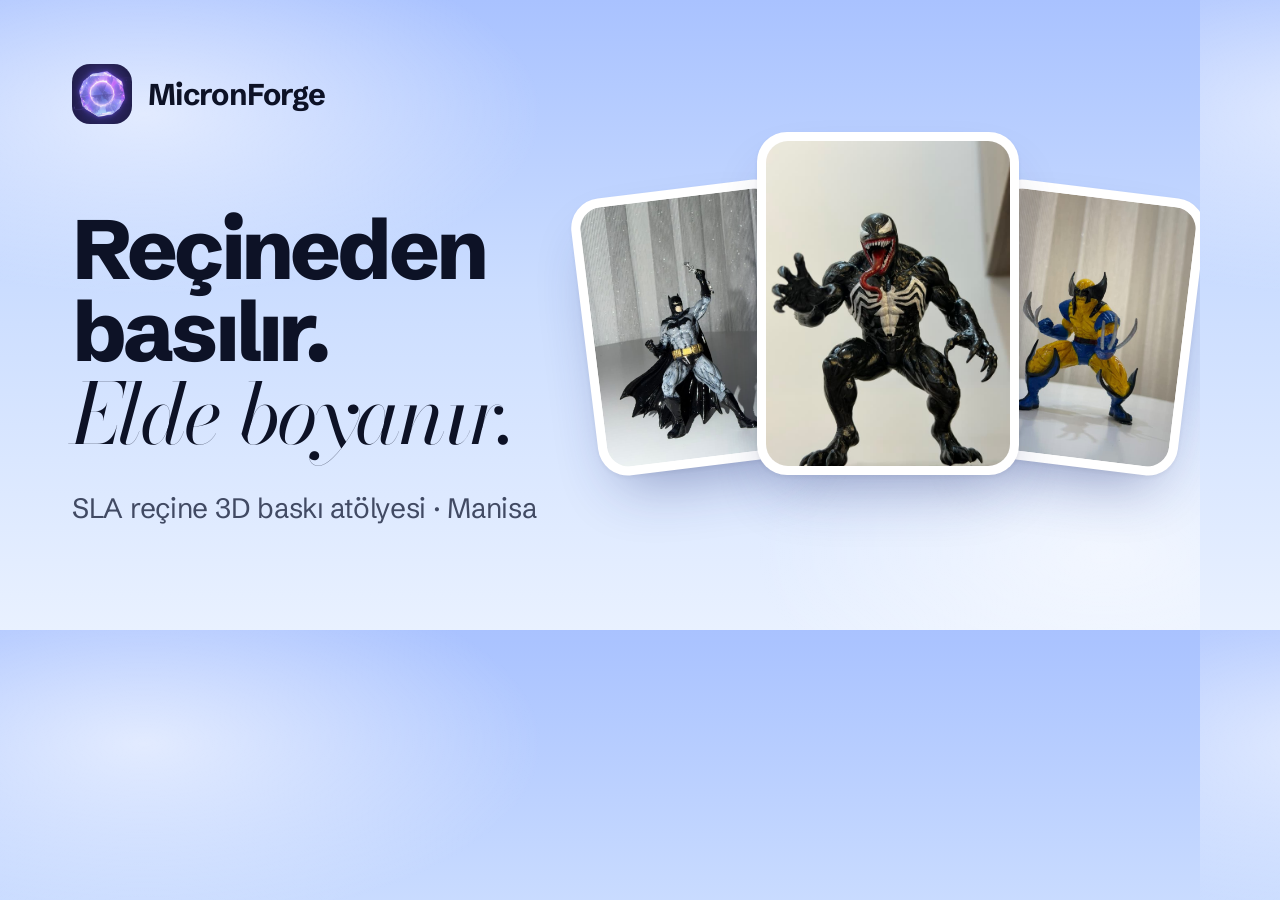
<file: scripts/og-image.html>
<!doctype html>
<!--
  Paylaşım görseli (public/og-image.png, 1200 × 630) kaynağı. Sitedeki hero ile aynı dil: gök zemini,
  kalın başlık + italik vurgu, yelpaze fotoğraflar. Yeniden üretmek için (proje kökünden):

  "/Applications/Google Chrome.app/Contents/MacOS/Google Chrome" --headless=new --hide-scrollbars \
    --force-device-scale-factor=1 --window-size=1200,630 --virtual-time-budget=3000 \
    --screenshot=public/og-image.png "file://$PWD/scripts/og-image.html"
-->
<html lang="tr">
  <head>
    <meta charset="UTF-8" />
    <style>
      @font-face {
        font-family: "Bodoni Moda";
        src: url("../public/fonts/bodoni-moda/BodoniModa-Italic-Variable.woff2") format("woff2");
        font-weight: 400 900;
        font-style: italic;
      }
      @font-face {
        font-family: "Schibsted Grotesk";
        src: url("../public/fonts/schibsted-grotesk/SchibstedGrotesk-Variable.woff2") format("woff2");
        font-weight: 400 900;
      }
      * { box-sizing: border-box; margin: 0; }
      html, body { width: 1200px; height: 630px; overflow: hidden; }
      body {
        position: relative;
        font-family: "Schibsted Grotesk", sans-serif;
        color: #0D1226;
        background:
          radial-gradient(46% 40% at 12% 18%, rgba(255, 255, 255, 0.6), transparent 72%),
          radial-gradient(40% 40% at 92% 88%, rgba(255, 255, 255, 0.55), transparent 72%),
          linear-gradient(180deg, #A9C2FF 0%, #CBDDFF 46%, #E9F1FF 100%);
      }
      .sol { position: absolute; left: 72px; top: 64px; width: 620px; }
      .marka { display: flex; align-items: center; gap: 16px; font-size: 30px; font-weight: 700; letter-spacing: -0.03em; }
      .marka img { width: 60px; height: 60px; border-radius: 18px; }
      h1 { margin-top: 84px; font-size: 84px; line-height: 0.98; font-weight: 800; letter-spacing: -0.045em; }
      h1 em { font-family: "Bodoni Moda", serif; font-weight: 400; letter-spacing: -0.025em; }
      .alt { margin-top: 36px; font-size: 28px; color: #414A63; letter-spacing: -0.01em; }
      .kart {
        position: absolute;
        padding: 9px;
        border-radius: 30px;
        background: #fff;
        box-shadow: 0 2px 4px rgba(13, 18, 38, 0.05), 0 30px 60px -24px rgba(31, 44, 110, 0.45);
      }
      .kart img { display: block; width: 100%; aspect-ratio: 3 / 4; object-fit: cover; border-radius: 22px; }
      .k1 { width: 214px; left: 584px; top: 188px; rotate: -7deg; }
      .k3 { width: 214px; left: 978px; top: 188px; rotate: 7deg; }
      .k2 { width: 262px; left: 757px; top: 132px; }
    </style>
  </head>
  <body>
    <div class="sol">
      <div class="marka"><img src="../public/logo-kristal.jpg" alt="" />MicronForge</div>
      <h1>Reçineden basılır.<br /><em>Elde boyanır.</em></h1>
      <p class="alt">SLA reçine 3D baskı atölyesi · Manisa</p>
    </div>
    <div class="kart k1"><img src="../public/shop/batman-1-k.jpg" alt="" /></div>
    <div class="kart k3"><img src="../public/shop/wolverine-1-k.jpg" alt="" /></div>
    <div class="kart k2"><img src="../public/shop/venom-1-k.jpg" alt="" /></div>
  </body>
</html>
</file>
